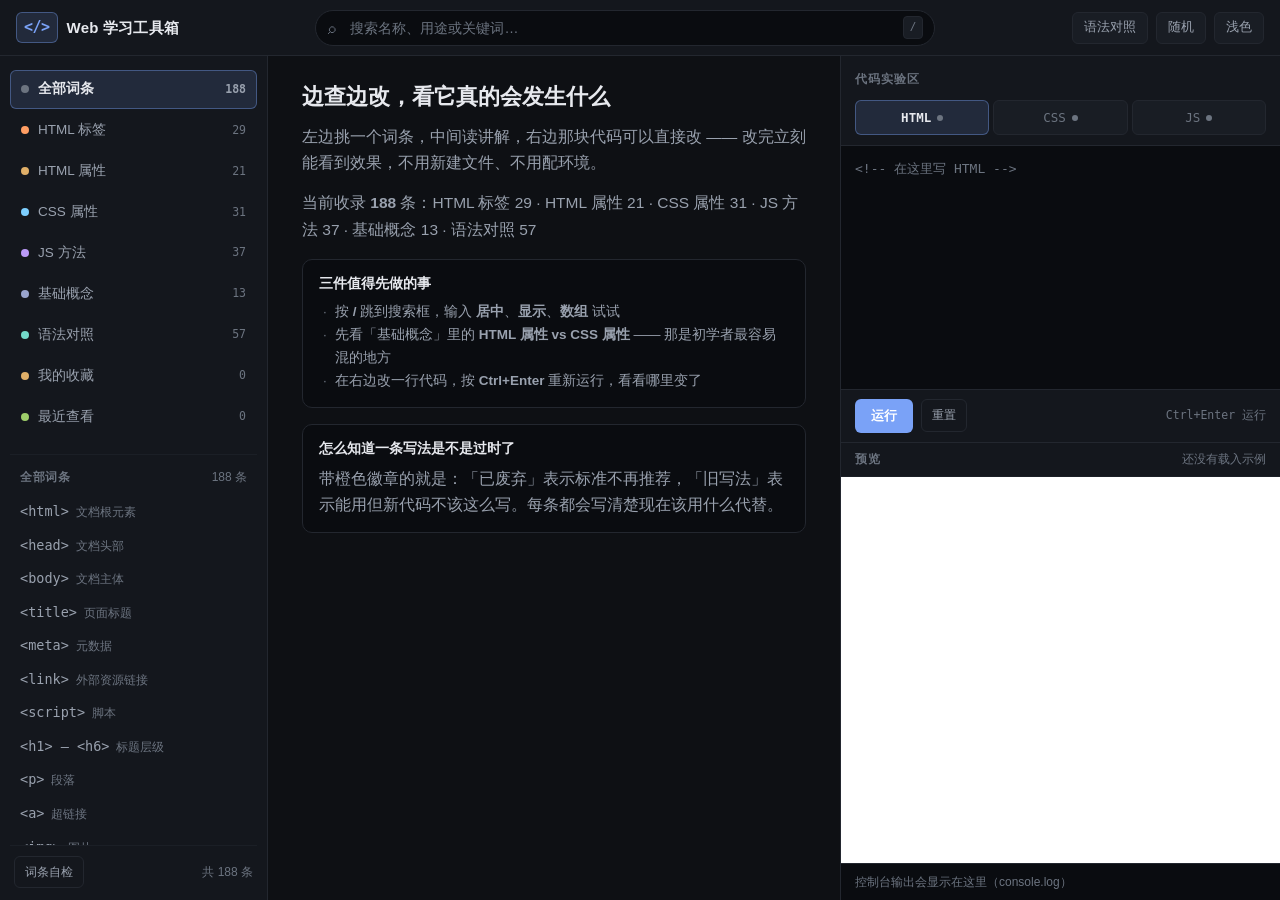
<file: index.html>
<!DOCTYPE html>
<html lang="zh-CN" data-theme="dark">
<head>
<meta charset="utf-8">
<meta name="viewport" content="width=device-width, initial-scale=1">
<title>Web 学习工具箱 · HTML / CSS / JavaScript · 语法对照</title>
<meta name="description" content="面向初学者的网页开发速查与试验工具箱：HTML 标签、HTML 属性、CSS 属性、JavaScript 方法，外加 Python / HTML / CSS / JavaScript 四语言语法对照，边查边改边看效果。">
<meta name="theme-color" content="#0e1014">
<meta name="color-scheme" content="dark light">
<meta name="mobile-web-app-capable" content="yes">
<meta name="apple-mobile-web-app-capable" content="yes">
<meta name="apple-mobile-web-app-title" content="Web 工具箱">
<meta name="apple-mobile-web-app-status-bar-style" content="black-translucent">
<link rel="manifest" href="manifest.webmanifest">
<link rel="icon" href="icons/favicon-32.png" sizes="32x32">
<link rel="icon" href="icons/favicon.ico">
<link rel="apple-touch-icon" href="icons/icon-192.png">
<link rel="stylesheet" href="css/style.css">
</head>
<body>

<a class="skip-link" href="#detail">跳到内容</a>

<header class="topbar">
  <button id="menu-btn" class="icon-btn only-narrow" aria-label="打开目录">☰</button>

  <div class="brand">
    <span class="brand-mark" aria-hidden="true">&lt;/&gt;</span>
    <span class="brand-text">Web 学习工具箱</span>
  </div>

  <div class="search" role="search">
    <input id="q" type="search" placeholder="搜索名称、用途或关键词…" autocomplete="off"
           spellcheck="false" aria-label="搜索词条">
    <button id="q-clear" class="q-clear" aria-label="清空搜索" hidden>✕</button>
    <kbd class="q-kbd" aria-hidden="true">/</kbd>
  </div>

  <div class="topbar-right">
    <button id="syntax-btn" class="icon-btn" title="Python / HTML / CSS / JavaScript 语法对照" aria-label="打开语法对照">语法对照</button>
    <button id="random-btn" class="icon-btn" title="随机看一条" aria-label="随机词条">随机</button>
    <button id="theme-btn" class="icon-btn" title="切换浅色 / 深色" aria-label="切换主题">主题</button>
  </div>
</header>

<div class="layout">

  <aside class="sidebar" id="sidebar" aria-label="分类与词条列表">
    <nav class="cats" id="cats" aria-label="分类导航"></nav>

    <div id="syn-filters" class="syn-filters" hidden></div>

    <div class="list-head">
      <span id="list-title">全部词条</span>
      <span id="list-count" class="muted"></span>
    </div>

    <ul class="entries" id="entries"></ul>

    <div class="sidebar-foot">
      <button id="audit-btn" class="ghost-btn" title="检查词条字段是否完整、id 是否重复">词条自检</button>
      <span id="stats" class="muted"></span>
    </div>
  </aside>

  <main class="detail" id="detail" tabindex="-1" aria-label="词条详情"></main>

  <section class="playground" id="playground" aria-label="代码实验区"></section>

</div>

<div class="scrim" id="scrim" hidden></div>

<noscript>
  <p style="padding:24px;font:16px/1.7 system-ui,sans-serif">
    这个工具需要 JavaScript 才能运行，请在浏览器设置里开启后刷新页面。
  </p>
</noscript>

<script src="js/data/html-tags.js"></script>
<script src="js/data/html-attrs.js"></script>
<script src="js/data/css-props.js"></script>
<script src="js/data/js-methods.js"></script>
<script src="js/data/concepts.js"></script>
<script src="js/data/syntax-compare.js"></script>
<script src="js/data.js"></script>
<script src="js/search.js"></script>
<script src="js/playground.js"></script>
<script src="js/syntax.js"></script>
<script src="js/app.js"></script>
<script>
  /* 注册离线缓存。
     只在 https 或 localhost 下注册 —— 双击 index.html（file://）时跳过，
     否则浏览器会因为「不安全的来源」在控制台刷一片报错。 */
  (function () {
    if (!('serviceWorker' in navigator)) return;
    var h = location.hostname;
    var secure = location.protocol === 'https:' ||
                 h === 'localhost' || h === '127.0.0.1' || h === '[::1]';
    if (!secure) return;
    window.addEventListener('load', function () {
      navigator.serviceWorker.register('sw.js').catch(function () { /* 忽略: 不影响使用 */ });
    });
  })();
</script>
</body>
</html>
</file>
<file: css/style.css>
/* ==========================================================================
   Web 学习工具箱 — 样式表
   结构：1 变量  2 基础重置  3 顶栏  4 布局  5 侧边栏  6 详情面板
        7 代码实验区  8 自检结果  9 响应式
   原则：排版优先、动画克制、长阅读不累。
   ========================================================================== */

/* ---------- 1. 主题变量 ---------- */
:root {
  --bg:            #0e1014;
  --bg-elev:       #14171d;
  --bg-elev-2:     #191d24;
  --bg-sunken:     #0a0c10;
  --border:        #23272f;
  --border-soft:   #1b1f26;

  --fg:            #e7e9ee;
  --fg-muted:      #99a1ae;
  --fg-dim:        #6c7480;

  --accent:        #7aa2f7;
  --accent-soft:   rgba(122, 162, 247, .14);
  --accent-line:   rgba(122, 162, 247, .38);

  --c-tag:     #ff9e64;
  --c-attr:    #e0af68;
  --c-css:     #7dcfff;
  --c-js:      #bb9af7;
  --c-concept: #9aa5ce;
  --lang-python: #ffd166;
  --lang-html:   #ff9e64;
  --lang-css:    #7dcfff;
  --lang-js:     #bb9af7;

  --ok:     #9ece6a;
  --warn:   #e0af68;
  --danger: #f7768e;

  --radius:    10px;
  --radius-sm: 6px;

  --mono: ui-monospace, SFMono-Regular, "SF Mono", Menlo, Consolas, "Cascadia Mono", "Microsoft YaHei", monospace;
  --sans: -apple-system, BlinkMacSystemFont, "Segoe UI", Roboto, "Microsoft YaHei", "PingFang SC", "Hiragino Sans GB", sans-serif;

  --shadow: 0 1px 2px rgba(0,0,0,.3), 0 8px 24px rgba(0,0,0,.28);
}

html[data-theme="light"] {
  --bg:          #f7f8fa;
  --bg-elev:     #ffffff;
  --bg-elev-2:   #f1f3f7;
  --bg-sunken:   #eceef3;
  --border:      #dde1e8;
  --border-soft: #e8ebf0;

  --fg:          #1c2129;
  --fg-muted:    #5b6371;
  --fg-dim:      #8b93a1;

  --accent:      #2f6fdd;
  --accent-soft: rgba(47, 111, 221, .10);
  --accent-line: rgba(47, 111, 221, .35);

  --c-tag:     #c2571a;
  --c-attr:    #9a6a10;
  --c-css:     #1a6f8f;
  --c-js:      #7c4bbf;
  --c-concept: #5a6684;
  --lang-python: #8a5a00;
  --lang-html:   #b34700;
  --lang-css:    #0b6b8a;
  --lang-js:     #6b3bb5;

  --ok:     #4a7c20;
  --warn:   #9a6a10;
  --danger: #c03a52;

  --shadow: 0 1px 2px rgba(16,24,40,.06), 0 8px 24px rgba(16,24,40,.08);
}

/* ---------- 2. 基础重置 ---------- */
*, *::before, *::after { box-sizing: border-box; }

html, body { height: 100%; }

body {
  margin: 0;
  background: var(--bg);
  color: var(--fg);
  font: 16px/1.7 var(--sans);
  -webkit-font-smoothing: antialiased;
  text-rendering: optimizeLegibility;
  overflow: hidden;              /* 三栏各自滚动 */
}

h1, h2, h3, h4 { margin: 0; font-weight: 650; line-height: 1.35; }
p { margin: 0 0 .9em; }
ul { margin: 0; padding: 0; list-style: none; }
button { font: inherit; color: inherit; cursor: pointer; }
a { color: var(--accent); }
:focus-visible { outline: 2px solid var(--accent); outline-offset: 2px; border-radius: 3px; }

code, kbd, pre { font-family: var(--mono); font-size: .92em; }

.skip-link {
  position: absolute; left: -9999px; top: 0; z-index: 100;
  background: var(--accent); color: #fff; padding: 8px 14px; border-radius: 0 0 var(--radius-sm) 0;
}
.skip-link:focus { left: 0; }

.muted { color: var(--fg-dim); font-size: 12px; }

/* ---------- 3. 顶栏 ---------- */
.topbar {
  position: sticky; top: 0; z-index: 30;
  display: flex; align-items: center; gap: 14px;
  height: 56px; padding: 0 16px;
  background: var(--bg-elev);
  border-bottom: 1px solid var(--border);
}

.brand { display: flex; align-items: center; gap: 9px; flex: 0 0 auto; }
.brand-mark {
  font-family: var(--mono); font-weight: 700; font-size: 15px;
  color: var(--accent); background: var(--accent-soft);
  border: 1px solid var(--accent-line); border-radius: var(--radius-sm);
  padding: 2px 7px; letter-spacing: -.5px;
}
.brand-text { font-weight: 650; font-size: 15px; letter-spacing: .2px; }

.search {
  position: relative; flex: 1 1 auto; max-width: 620px; margin: 0 auto;
  display: flex; align-items: center;
}
.search input {
  width: 100%; height: 36px;
  padding: 0 62px 0 34px;
  background: var(--bg-sunken);
  border: 1px solid var(--border);
  border-radius: 999px;
  color: var(--fg); font: 14px/1 var(--sans);
  outline: none;
  transition: border-color .12s ease, box-shadow .12s ease;
}
.search input::placeholder { color: var(--fg-dim); }
.search input:focus {
  border-color: var(--accent-line);
  box-shadow: 0 0 0 3px var(--accent-soft);
}
.search::before {
  content: "⌕"; position: absolute; left: 13px;
  color: var(--fg-dim); font-size: 15px; pointer-events: none;
}
.q-clear {
  position: absolute; right: 40px;
  background: none; border: 0; color: var(--fg-dim);
  font-size: 13px; line-height: 1; padding: 6px;
}
.q-clear:hover { color: var(--fg); }
.q-kbd {
  position: absolute; right: 12px;
  font-size: 11px; color: var(--fg-dim);
  border: 1px solid var(--border); border-radius: 4px;
  padding: 1px 6px; background: var(--bg-elev-2);
}

.topbar-right { display: flex; gap: 8px; flex: 0 0 auto; }

.icon-btn {
  height: 32px; padding: 0 11px;
  background: var(--bg-elev-2);
  border: 1px solid var(--border);
  border-radius: var(--radius-sm);
  color: var(--fg-muted); font-size: 13px;
}
.icon-btn:hover { color: var(--fg); border-color: var(--accent-line); }

.ghost-btn {
  background: none; border: 1px solid var(--border);
  border-radius: var(--radius-sm); color: var(--fg-muted);
  font-size: 12px; padding: 5px 10px;
}
.ghost-btn:hover { color: var(--fg); border-color: var(--accent-line); }

.only-narrow { display: none; }

/* ---------- 4. 布局 ---------- */
.layout {
  display: grid;
  grid-template-columns: 268px minmax(0, 1fr) minmax(360px, 440px);
  height: calc(100vh - 56px);
}

.sidebar, .detail, .playground {
  overflow-y: auto;
  overscroll-behavior: contain;
}

.sidebar {
  display: flex; flex-direction: column;
  background: var(--bg-elev);
  border-right: 1px solid var(--border);
  padding: 14px 10px 0;
}
.detail { padding: 26px 34px 80px; }
.playground {
  background: var(--bg-elev);
  border-left: 1px solid var(--border);
  display: flex; flex-direction: column;
}

/* 滚动条 */
.sidebar::-webkit-scrollbar, .detail::-webkit-scrollbar, .playground::-webkit-scrollbar,
.pg-code::-webkit-scrollbar { width: 10px; height: 10px; }
.sidebar::-webkit-scrollbar-thumb, .detail::-webkit-scrollbar-thumb,
.playground::-webkit-scrollbar-thumb, .pg-code::-webkit-scrollbar-thumb {
  background: var(--border); border-radius: 6px;
  border: 3px solid transparent; background-clip: content-box;
}
.sidebar::-webkit-scrollbar-thumb:hover, .detail::-webkit-scrollbar-thumb:hover,
.playground::-webkit-scrollbar-thumb:hover, .pg-code::-webkit-scrollbar-thumb:hover {
  background: var(--fg-dim); background-clip: content-box;
}

/* ---------- 5. 侧边栏 ---------- */
.cats { display: flex; flex-direction: column; gap: 2px; margin-bottom: 14px; }

.cat {
  display: flex; align-items: center; gap: 9px;
  padding: 7px 10px; border: 1px solid transparent; border-radius: var(--radius-sm);
  background: none; text-align: left; width: 100%;
  color: var(--fg-muted); font-size: 13.5px;
}
.cat:hover { background: var(--bg-elev-2); color: var(--fg); }
.cat.is-active {
  background: var(--accent-soft);
  border-color: var(--accent-line);
  color: var(--fg); font-weight: 600;
}
.cat-dot {
  width: 8px; height: 8px; border-radius: 50%; flex: 0 0 auto;
  background: var(--dot, var(--c-concept));
}
.cat-name { flex: 1 1 auto; }
.cat-n { font-size: 11.5px; color: var(--fg-dim); font-family: var(--mono); }
.cat.is-active .cat-n { color: var(--fg-muted); }

.list-head {
  display: flex; align-items: baseline; justify-content: space-between;
  padding: 0 10px 7px; margin-top: 4px;
  border-top: 1px solid var(--border-soft); padding-top: 12px;
}
.list-head span:first-child {
  font-size: 11.5px; font-weight: 650; letter-spacing: .7px;
  text-transform: uppercase; color: var(--fg-dim);
}

.entries { flex: 1 1 auto; padding-bottom: 10px; }

.entry-item {
  display: block; width: 100%; text-align: left;
  padding: 7px 10px; border: 0; border-radius: var(--radius-sm);
  background: none; color: var(--fg-muted);
  font-size: 13.5px; line-height: 1.45;
  overflow: hidden; text-overflow: ellipsis; white-space: nowrap;
}
.entry-item:hover { background: var(--bg-elev-2); color: var(--fg); }
.entry-item.is-active {
  background: var(--bg-elev-2); color: var(--fg);
  font-weight: 600; box-shadow: inset 2px 0 0 var(--accent);
}
.entry-item .ei-mark { font-family: var(--mono); }
.entry-item .ei-zh { color: var(--fg-dim); font-weight: 400; margin-left: 7px; font-size: 12px; }
.entry-item .ei-star { color: var(--warn); margin-right: 5px; }
.entry-item.is-cursor { background: var(--accent-soft); color: var(--fg); }

.empty-note { padding: 16px 12px; color: var(--fg-dim); font-size: 13px; line-height: 1.7; }

.sidebar-foot {
  display: flex; align-items: center; justify-content: space-between; gap: 8px;
  padding: 10px 4px 12px; border-top: 1px solid var(--border-soft);
  position: sticky; bottom: 0; background: var(--bg-elev);
}

/* ---------- 6. 详情面板 ---------- */
.entry-head { border-bottom: 1px solid var(--border); padding-bottom: 14px; margin-bottom: 20px; }

.crumbs { font-size: 12px; color: var(--fg-dim); margin-bottom: 8px; letter-spacing: .3px; }
.crumbs b { color: var(--fg-muted); font-weight: 600; }

.entry-title {
  font-size: 30px; line-height: 1.2; letter-spacing: -.4px;
  font-family: var(--mono); font-weight: 700;
  word-break: break-word;
}
.entry-title .t-zh {
  font-family: var(--sans); font-size: 15px; font-weight: 400;
  color: var(--fg-muted); margin-left: 12px; letter-spacing: 0;
}

.badges { display: flex; flex-wrap: wrap; gap: 7px; margin-top: 12px; align-items: center; }
.badge {
  font-size: 11.5px; padding: 2px 9px; border-radius: 999px;
  border: 1px solid var(--border); color: var(--fg-muted); background: var(--bg-elev-2);
}
.badge-cat { color: var(--bc); border-color: color-mix(in srgb, var(--bc) 40%, transparent);
             background: color-mix(in srgb, var(--bc) 12%, transparent); font-weight: 600; }
.badge-warn { color: var(--warn); border-color: color-mix(in srgb, var(--warn) 45%, transparent);
              background: color-mix(in srgb, var(--warn) 12%, transparent); font-weight: 600; }
.badge-ok   { color: var(--ok); border-color: color-mix(in srgb, var(--ok) 40%, transparent);
              background: color-mix(in srgb, var(--ok) 10%, transparent); }

.star-btn {
  margin-left: auto; background: none; border: 1px solid var(--border);
  border-radius: 999px; padding: 2px 12px; font-size: 12px; color: var(--fg-muted);
}
.star-btn:hover { color: var(--fg); border-color: var(--accent-line); }
.star-btn.is-on { color: var(--warn); border-color: color-mix(in srgb, var(--warn) 45%, transparent); }

.section { margin-bottom: 24px; max-width: 74ch; }
.section-title {
  font-size: 11.5px; font-weight: 700; letter-spacing: .9px; text-transform: uppercase;
  color: var(--fg-dim); margin-bottom: 9px;
}
.purpose { font-size: 16.5px; line-height: 1.75; color: var(--fg); }

.code-block { position: relative; margin: 0; }
.code-block pre {
  margin: 0; padding: 13px 15px;
  background: var(--bg-sunken); border: 1px solid var(--border);
  border-radius: var(--radius);
  overflow-x: auto; font-size: 13.5px; line-height: 1.65;
  color: var(--fg);
  white-space: pre;
  tab-size: 2;
}
.code-block .copy {
  position: absolute; top: 7px; right: 7px;
  background: var(--bg-elev-2); border: 1px solid var(--border);
  border-radius: var(--radius-sm); color: var(--fg-dim);
  font-size: 11.5px; padding: 3px 8px; opacity: 0;
  transition: opacity .12s ease;
}
.code-block:hover .copy, .copy:focus-visible { opacity: 1; }
.code-block .copy:hover { color: var(--fg); }

.err-list li {
  position: relative; padding-left: 24px; margin-bottom: 9px;
  font-size: 15px; line-height: 1.7; color: var(--fg-muted);
}
.err-list li::before {
  content: "✕"; position: absolute; left: 4px; top: 0;
  color: var(--danger); font-size: 13px; font-weight: 700;
}

.ok-list li {
  position: relative; padding-left: 24px; margin-bottom: 9px;
  font-size: 15px; line-height: 1.7; color: var(--fg-muted);
}
.ok-list li::before {
  content: "✓"; position: absolute; left: 4px; top: 0;
  color: var(--ok); font-size: 13px; font-weight: 700;
}

.tip {
  border-left: 3px solid var(--accent);
  background: var(--accent-soft);
  padding: 11px 15px; border-radius: 0 var(--radius) var(--radius) 0;
  font-size: 15px; line-height: 1.7; color: var(--fg);
}
.tip b { color: var(--accent); }

.chips { display: flex; flex-wrap: wrap; gap: 7px; }
.chip {
  background: var(--bg-elev-2); border: 1px solid var(--border);
  border-radius: 999px; padding: 3px 12px;
  font-size: 13px; color: var(--fg-muted);
}
.chip:hover { color: var(--fg); border-color: var(--accent-line); background: var(--accent-soft); }
.chip .chip-zh { color: var(--fg-dim); margin-left: 6px; font-size: 12px; }

.welcome { max-width: 66ch; }
.welcome h2 { font-size: 22px; margin-bottom: 12px; }
.welcome p { color: var(--fg-muted); font-size: 15.5px; }
.welcome .kv { display: flex; gap: 10px; margin-bottom: 8px; align-items: baseline; }
.welcome .kv b { font-family: var(--mono); color: var(--fg); font-weight: 600; min-width: 150px; }
.welcome .kv span { color: var(--fg-muted); font-size: 14.5px; }

.audit-out {
  margin-top: 16px; background: var(--bg-sunken); border: 1px solid var(--border);
  border-radius: var(--radius); padding: 14px 16px;
}
.audit-out h3 { font-size: 14px; margin-bottom: 8px; }
.audit-out ul li { font-size: 13.5px; color: var(--fg-muted); line-height: 1.7;
                   padding-left: 16px; position: relative; }
.audit-out ul li::before { content: "·"; position: absolute; left: 4px; color: var(--fg-dim); }
.audit-out .ok-msg { color: var(--ok); font-size: 14px; }

/* ---------- 7. 代码实验区 ---------- */
.pg-head {
  padding: 14px 14px 10px;
  border-bottom: 1px solid var(--border);
  flex: 0 0 auto;
}
.pg-title { font-size: 11.5px; font-weight: 700; letter-spacing: .9px;
            text-transform: uppercase; color: var(--fg-dim); margin-bottom: 10px; }
.pg-tabs { display: flex; gap: 4px; }
.pg-tab {
  flex: 1 1 0; padding: 6px 0; text-align: center;
  background: var(--bg-elev-2); border: 1px solid var(--border);
  border-radius: var(--radius-sm); color: var(--fg-dim);
  font-size: 12.5px; font-family: var(--mono);
}
.pg-tab:hover { color: var(--fg); }
.pg-tab.is-active { background: var(--accent-soft); border-color: var(--accent-line);
                    color: var(--fg); font-weight: 600; }
.pg-tab .dot { display: inline-block; width: 6px; height: 6px; border-radius: 50%;
               background: var(--fg-dim); margin-left: 6px; vertical-align: middle; }
.pg-tab.has-code .dot { background: var(--ok); }

.pg-body { display: flex; flex-direction: column; flex: 1 1 auto; min-height: 0; }

.pg-code {
  flex: 0 0 34%;
  min-height: 130px;
  position: relative;
  border-bottom: 1px solid var(--border);
}
.pg-code textarea {
  width: 100%; height: 100%; resize: none;
  background: var(--bg-sunken); color: var(--fg);
  border: 0; outline: none;
  padding: 12px 14px;
  font: 13px/1.65 var(--mono);
  tab-size: 2; white-space: pre; overflow: auto;
}
.pg-code textarea::placeholder { color: var(--fg-dim); }

.pg-actions {
  display: flex; align-items: center; gap: 8px;
  padding: 9px 14px; border-bottom: 1px solid var(--border);
  flex: 0 0 auto;
}
.btn-run {
  background: var(--accent); color: #fff; border: 0;
  border-radius: var(--radius-sm); padding: 6px 16px;
  font-size: 13px; font-weight: 600;
}
.btn-run:hover { filter: brightness(1.08); }
.pg-hint { font-size: 11.5px; color: var(--fg-dim); margin-left: auto; font-family: var(--mono); }

.pg-preview-wrap { flex: 1 1 auto; display: flex; flex-direction: column; min-height: 0; }
.pg-preview-head {
  display: flex; align-items: center; gap: 8px;
  padding: 7px 14px; border-bottom: 1px solid var(--border-soft);
  font-size: 11.5px; color: var(--fg-dim); letter-spacing: .5px;
  text-transform: uppercase; font-weight: 650;
  flex: 0 0 auto;
}
.pg-preview-head .live { margin-left: auto; text-transform: none; letter-spacing: 0;
                         font-weight: 400; font-family: var(--mono); }
#pg-frame {
  flex: 1 1 auto; width: 100%; border: 0; background: #fff; min-height: 160px;
}

.pg-console {
  flex: 0 0 auto; max-height: 132px; overflow-y: auto;
  border-top: 1px solid var(--border);
  background: var(--bg-sunken);
  padding: 8px 14px;
  font: 12.5px/1.6 var(--mono);
}
.pg-console:empty::before {
  content: "控制台输出会显示在这里（console.log）";
  color: var(--fg-dim); font-family: var(--sans); font-size: 12px;
}
.console-line { white-space: pre-wrap; word-break: break-word; padding: 1px 0; }
.console-line .lv { color: var(--fg-dim); margin-right: 7px; }
.console-line.lv-log { color: var(--fg-muted); }
.console-line.lv-error { color: var(--danger); }
.console-line.lv-warn { color: var(--warn); }
.console-line.lv-return { color: var(--ok); }

/* ---------- 8. 自检 ---------- */
.audit-ok { color: var(--ok); font-size: 14px; line-height: 1.7; }

/* ---------- 9. 语法对照 ---------- */
.lang-python { --lang: var(--lang-python); }
.lang-html   { --lang: var(--lang-html); }
.lang-css    { --lang: var(--lang-css); }
.lang-js     { --lang: var(--lang-js); }
.lang-concept { --lang: var(--c-concept); }

.syn-filters {
  border: 1px solid var(--border);
  background: var(--bg-elev-2);
  border-radius: var(--radius);
  padding: 8px 9px;
  margin: 0 0 10px;
}
.syn-filter-row { display: flex; align-items: center; gap: 7px; margin-bottom: 7px; }
.syn-filter-row:last-of-type { margin-bottom: 4px; }
.syn-filter-label {
  flex: 0 0 auto; font-size: 11px; color: var(--fg-dim);
  letter-spacing: .5px; width: 26px;
}
.syn-chips { display: flex; flex-wrap: wrap; gap: 4px; }
.syn-chip {
  border: 1px solid var(--border); background: var(--bg-elev);
  color: var(--fg-muted); border-radius: 999px;
  padding: 2px 9px; font-size: 11.5px; line-height: 1.6;
}
.syn-chip:hover { color: var(--fg); border-color: var(--accent-line); }
.syn-chip.is-on {
  color: var(--fg); border-color: var(--accent-line); background: var(--accent-soft);
  font-weight: 600;
}
.syn-select {
  flex: 1 1 auto; min-width: 0;
  background: var(--bg-elev); color: var(--fg);
  border: 1px solid var(--border); border-radius: var(--radius-sm);
  font: 12px/1.5 var(--sans); padding: 4px 6px;
}
.syn-view-btn { flex: 0 0 auto; padding: 4px 8px; }
.syn-filter-meta { font-size: 11px; color: var(--fg-dim); margin-top: 2px; }
.syn-filter-meta b { color: var(--fg-muted); }

.entry-item .ei-group {
  display: inline-block; margin-left: 7px; padding: 0 6px;
  border: 1px solid var(--border-soft); border-radius: 999px;
  font-size: 10.5px; color: var(--fg-dim); background: var(--bg-sunken);
}

.syn-title { font-family: var(--sans); font-size: 28px; letter-spacing: -.2px; }
.syn-title .t-zh { font-family: var(--sans); }
.badge-confuse.c3 { color: var(--danger); border-color: color-mix(in srgb, var(--danger) 45%, transparent);
                    background: color-mix(in srgb, var(--danger) 10%, transparent); }
.badge-confuse.c2 { color: var(--warn); border-color: color-mix(in srgb, var(--warn) 45%, transparent);
                    background: color-mix(in srgb, var(--warn) 10%, transparent); }
.badge-confuse.c1 { color: var(--ok); border-color: color-mix(in srgb, var(--ok) 40%, transparent);
                    background: color-mix(in srgb, var(--ok) 8%, transparent); }

.syn-explain { font-size: 15.5px; line-height: 1.8; color: var(--fg-muted); }
.syn-sub {
  margin-left: 8px; font-weight: 400; letter-spacing: 0;
  text-transform: none; font-size: 11.5px; color: var(--fg-dim);
}

.syn-langs {
  display: grid;
  grid-template-columns: repeat(2, minmax(0, 1fr));
  gap: 10px;
}
.syn-lang {
  background: var(--bg-elev-2);
  border: 1px solid var(--border);
  border-top: 3px solid var(--lang, var(--border));
  border-radius: var(--radius);
  padding: 10px 11px 11px;
  min-width: 0;
}
.syn-lang.is-na { opacity: .92; border-top-color: var(--border); }
.syn-lang-head { display: flex; align-items: center; gap: 8px; margin-bottom: 8px; }
.syn-lang-name {
  font-family: var(--mono); font-size: 12.5px; font-weight: 700;
  color: var(--lang, var(--fg)); letter-spacing: .2px;
}
.syn-lang-tag {
  margin-left: auto; font-size: 10.5px; color: var(--fg-dim);
  border: 1px solid var(--border); border-radius: 999px; padding: 0 7px;
}
.syn-lang-tag.ok { color: var(--lang, var(--ok)); border-color: color-mix(in srgb, var(--lang, var(--ok)) 40%, transparent); }
.syn-lang .code-block pre {
  padding: 9px 10px; font-size: 12px; line-height: 1.6;
  white-space: pre-wrap; word-break: break-word;
}
.syn-lang .code-block .copy { opacity: .55; }
.syn-note { margin: 7px 0 0; font-size: 12.5px; line-height: 1.65; color: var(--fg-muted); }
.syn-na { margin: 0; font-size: 12.5px; line-height: 1.7; color: var(--fg-dim); }
.syn-play-hint {
  margin: -10px 0 22px; font-size: 12px; color: var(--fg-dim);
  border-left: 2px solid var(--border); padding-left: 9px;
}

.syn-intro {
  background: var(--bg-sunken); border: 1px solid var(--border);
  border-radius: var(--radius); padding: 12px 14px;
  font-size: 14.5px; line-height: 1.8; color: var(--fg-muted);
}

.syn-table-wrap {
  overflow-x: auto; border: 1px solid var(--border);
  border-radius: var(--radius); background: var(--bg-elev);
}
.syn-table { border-collapse: collapse; width: 100%; font-size: 13px; line-height: 1.6; }
.syn-table th, .syn-table td {
  border-bottom: 1px solid var(--border-soft);
  border-right: 1px solid var(--border-soft);
  padding: 8px 10px; text-align: left; vertical-align: top;
}
.syn-table th:last-child, .syn-table td:last-child { border-right: 0; }
.syn-table tr:last-child td { border-bottom: 0; }
.syn-table th {
  background: var(--bg-elev-2); color: var(--fg-dim);
  font-size: 11px; letter-spacing: .5px; text-transform: uppercase;
  white-space: nowrap; position: sticky; top: 0; z-index: 1;
}
.syn-table tbody tr:nth-child(4n+1) { background: color-mix(in srgb, var(--bg-elev-2) 45%, transparent); }
.syn-table tbody tr.syn-row-note { background: transparent; }
.syn-table tbody tr.syn-row-note td {
  border-bottom: 1px solid var(--border);
  color: var(--fg-dim); font-size: 12px; padding-top: 0;
}
.syn-td-key { font-weight: 650; color: var(--fg); min-width: 140px; }
.syn-td-group { color: var(--fg-dim); font-size: 12px; white-space: nowrap; }
.syn-td-code { font-family: var(--mono); font-size: 12px; color: var(--fg-muted); min-width: 130px; }
.syn-td-na { color: var(--fg-dim); font-size: 12px; white-space: nowrap; }
.syn-td-confuse { text-align: center; color: var(--danger); }
.syn-table-wide { min-width: 900px; }
.syn-table-wide tbody tr:not(.syn-row-note) td:first-child,
.syn-table-wide thead th:first-child {
  position: sticky; left: 0; z-index: 2; background: var(--bg-elev);
}
.syn-table-wide thead th:first-child { background: var(--bg-elev-2); z-index: 3; }
.syn-scroll-hint {
  display: none; margin: 0 0 8px; font-size: 12px; color: var(--fg-dim);
}
.syn-table-wide .th-python { color: var(--lang-python); }
.syn-table-wide .th-html { color: var(--lang-html); }
.syn-table-wide .th-css { color: var(--lang-css); }
.syn-table-wide .th-js { color: var(--lang-js); }
.syn-link {
  background: none; border: 0; padding: 0; text-align: left;
  color: var(--accent); font-weight: 650; font-size: 13px;
}
.syn-link:hover { text-decoration: underline; }
.syn-link-zh { display: block; color: var(--fg-dim); font-size: 11.5px; font-weight: 400; }
.syn-foot { margin-top: 10px; }

.syn-block-rows { display: flex; flex-direction: column; gap: 9px; }
.syn-block-row {
  display: grid; grid-template-columns: 120px minmax(0, 1fr); gap: 10px;
  border: 1px solid var(--border); border-left: 3px solid var(--lang, var(--border));
  border-radius: var(--radius); background: var(--bg-elev-2);
  padding: 9px 10px;
}
.syn-block-lang {
  font-family: var(--mono); font-size: 12px; font-weight: 700;
  color: var(--lang, var(--fg)); padding-top: 4px; word-break: break-word;
}
.syn-block-code { min-width: 0; }
.syn-block-code .code-block pre { font-size: 12.5px; white-space: pre-wrap; word-break: break-word; }

/* ---------- 10. 响应式 ---------- */
/* 中等屏：预览区移到详情下面 */
@media (max-width: 1200px) {
  .layout {
    grid-template-columns: 240px minmax(0, 1fr);
    grid-template-rows: minmax(0, 1fr) 420px;
    height: calc(100vh - 56px);
  }
  .sidebar  { grid-column: 1; grid-row: 1 / span 2; }
  .detail   { grid-column: 2; grid-row: 1; }
  .playground { grid-column: 2; grid-row: 2; border-left: 0;
                border-top: 1px solid var(--border); }
}

/* 窄屏：单栏 + 抽屉式目录 */
@media (max-width: 820px) {
  body { overflow: auto; }

  .layout {
    display: block;
    height: auto;
  }
  .detail { padding: 20px 18px 60px; }
  .playground { height: auto; }
  .pg-code { flex: 0 0 auto; height: 190px; }
  #pg-frame { height: 300px; flex: 0 0 auto; }

  .sidebar {
    position: fixed; top: 56px; bottom: 0; left: 0; z-index: 40;
    width: 280px; max-width: 86vw;
    transform: translateX(-102%);
    box-shadow: var(--shadow);
  }
  .sidebar.is-open { transform: none; }

  .scrim {
    position: fixed; inset: 56px 0 0 0; z-index: 35;
    background: rgba(0,0,0,.45);
  }

  .only-narrow { display: inline-block; }
  .brand-text { display: none; }
  .search { max-width: none; }
  .q-kbd { display: none; }
  .q-clear { right: 10px; }
  .topbar-right #random-btn { display: none; }

  .entry-title { font-size: 24px; }
  .entry-title .t-zh { display: block; margin: 6px 0 0; }
}

@media (max-width: 430px) {
  .topbar { gap: 8px; padding: 0 10px; }
  .search input { padding-left: 30px; font-size: 13px; }
  .detail { padding: 16px 14px 50px; }
  .syn-langs { grid-template-columns: minmax(0, 1fr); }
  .syn-block-row { grid-template-columns: minmax(0, 1fr); gap: 4px; }
  .syn-title { font-size: 22px; }
}

@media (max-width: 820px) {
  .syn-langs { grid-template-columns: minmax(0, 1fr); }
  .syn-block-row { grid-template-columns: 96px minmax(0, 1fr); }
  .topbar-right #syntax-btn { padding: 0 8px; font-size: 12px; }
  .syn-scroll-hint { display: block; }
}

@media (max-width: 560px) {
  .topbar-right #syntax-btn { display: none; }
}

/* 尊重系统的「减少动态效果」设置 —— 本来也几乎没有动画 */
@media (prefers-reduced-motion: reduce) {
  * { transition: none !important; animation: none !important; }
}
</file>
